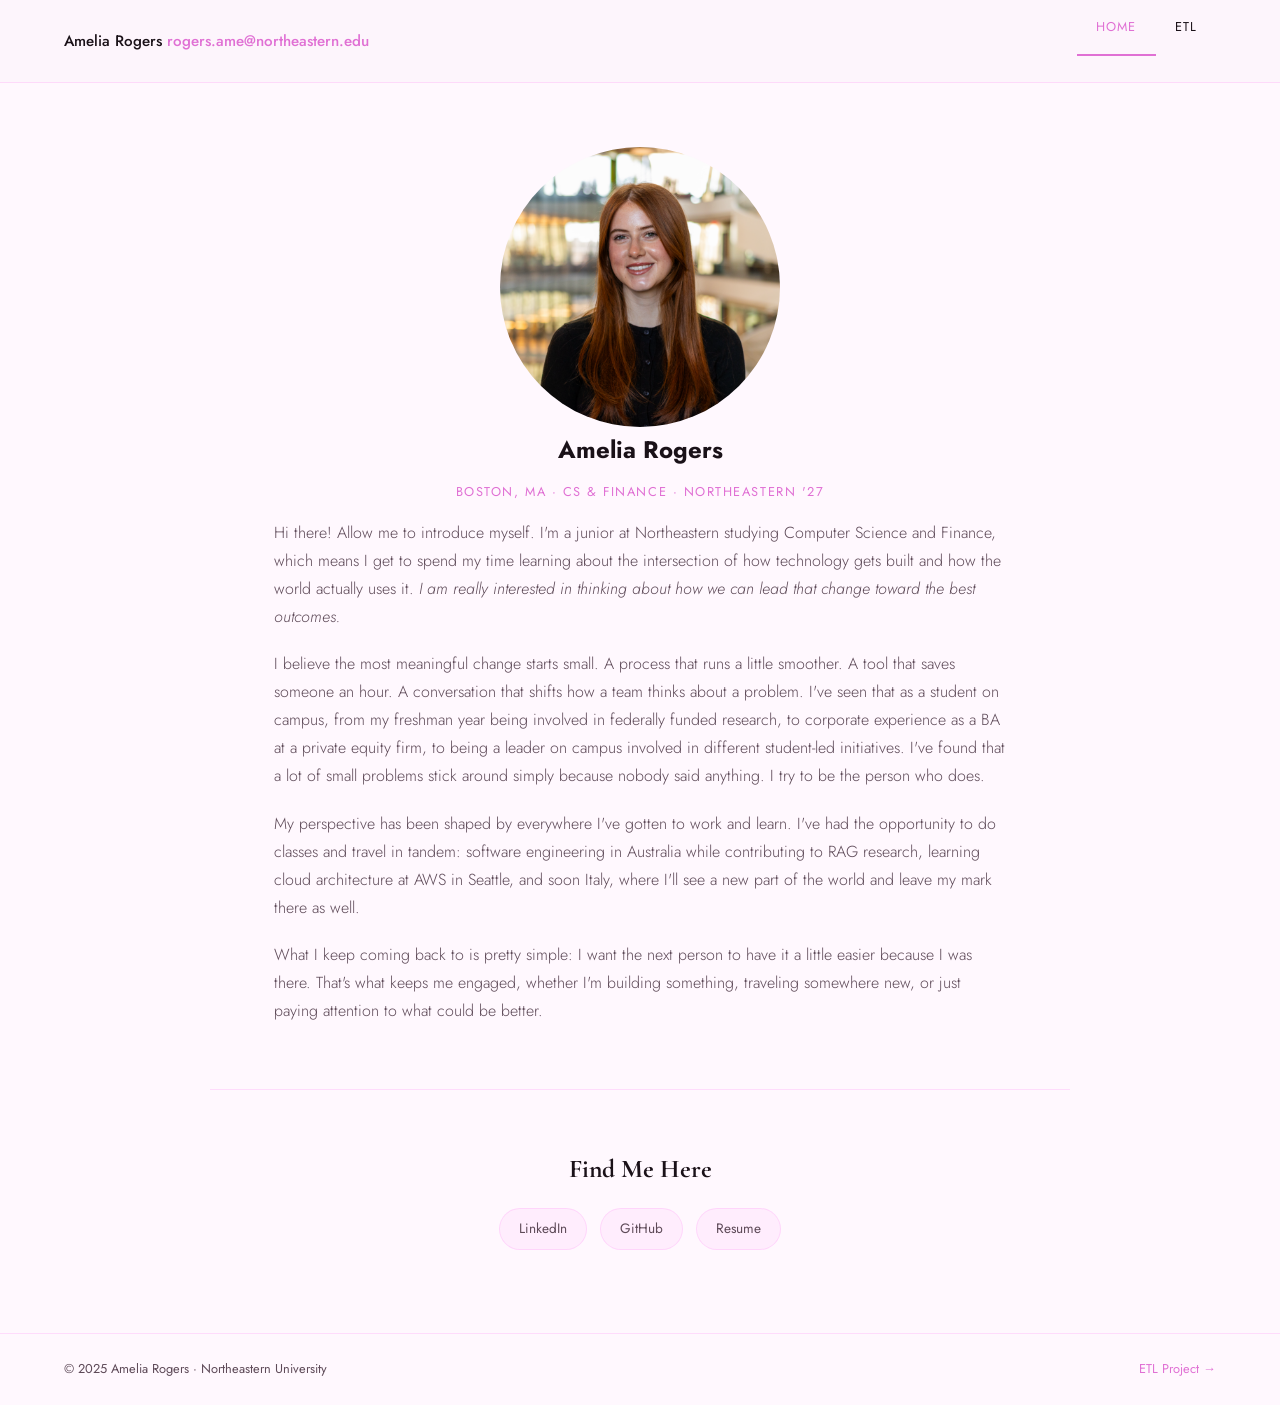
<file: index.html>
<!DOCTYPE html>
<html lang="en">
<head>
    <meta charset="UTF-8">
    <meta name="viewport" content="width=device-width, initial-scale=1.0">
    <title>Amelia Rogers</title>
    <link rel="stylesheet" href="style.css">
    <link href="https://fonts.googleapis.com/css2?family=Cormorant+Garamond:ital,wght@0,400;0,600;1,400&family=Jost:wght@300;400;500&display=swap" rel="stylesheet">
</head>
<body>

    <nav>
        <span class="nav-name">Amelia Rogers   <a href="mailto:rogers.ame@northeastern.edu">    rogers.ame@northeastern.edu</a> </span>
        <ul>
            <li><a href="index.html" class="active">Home</a></li>
            <li><a href="etl.html">ETL</a></li>
        </ul>
    </nav>

    <section class="intro">
      <img src="my-headshot.png" alt="Amelia Rogers" style="width: 280px; border-radius: 50%;" />
        <h1>Amelia Rogers</h1>
        <span class="eyebrow">Boston, MA · CS & Finance · Northeastern '27</span>
  
          <p>
              Hi there! Allow me to introduce myself. I'm a junior at Northeastern studying Computer Science and Finance, which means I get to 
              spend my time learning about the intersection of how technology gets built and how the world 
              actually uses it. <i>I am really interested in thinking about how we can lead that change toward the best outcomes.</i>
          </p>
          <p>
              I believe the most meaningful change starts small. A process that runs a little smoother. 
              A tool that saves someone an hour. A conversation that shifts how a team thinks about a 
              problem. I've seen that as a student on campus, from my freshman year being involved in 
              federally funded research, to corporate experience as a BA at a private equity firm, to 
              being a leader on campus involved in different student-led initiatives. I've found that a lot of small problems stick around simply because nobody said anything. 
              I try to be the person who does.
          </p>
          <p>
              My perspective has been shaped by everywhere I've gotten to work and learn. I've had the 
              opportunity to do classes and travel in tandem: software engineering in Australia while 
              contributing to RAG research, learning cloud architecture at AWS in Seattle, 
              and soon Italy, where I'll see a new part of the world and leave my mark there as well.
          </p>
          <p>

              What I keep coming back to is pretty simple: I want the next person to have it a little easier because I was there. That's what keeps me engaged, whether I'm building something, traveling somewhere new, or just paying attention to what could be better.
          </p>
        
    </section>

    <section class="contact" id="contact">
        <h2>Find Me Here</h2>
        <ul class="contact-list">
            <li><a href="https://linkedin.com/in/amelia-rogers-nu" target="_blank">LinkedIn</a></li>
            <li><a href="https://github.com/ameliarogerscodes" target="_blank">GitHub</a></li>
            <li><a href="resume.jpg" target="_blank">Resume</a></li>
        </ul>
    </section>

    <footer>
        <span>© 2025 Amelia Rogers · Northeastern University</span>
        <a href="etl.html">ETL Project →</a>
    </footer>

</body>
</html>
</file>
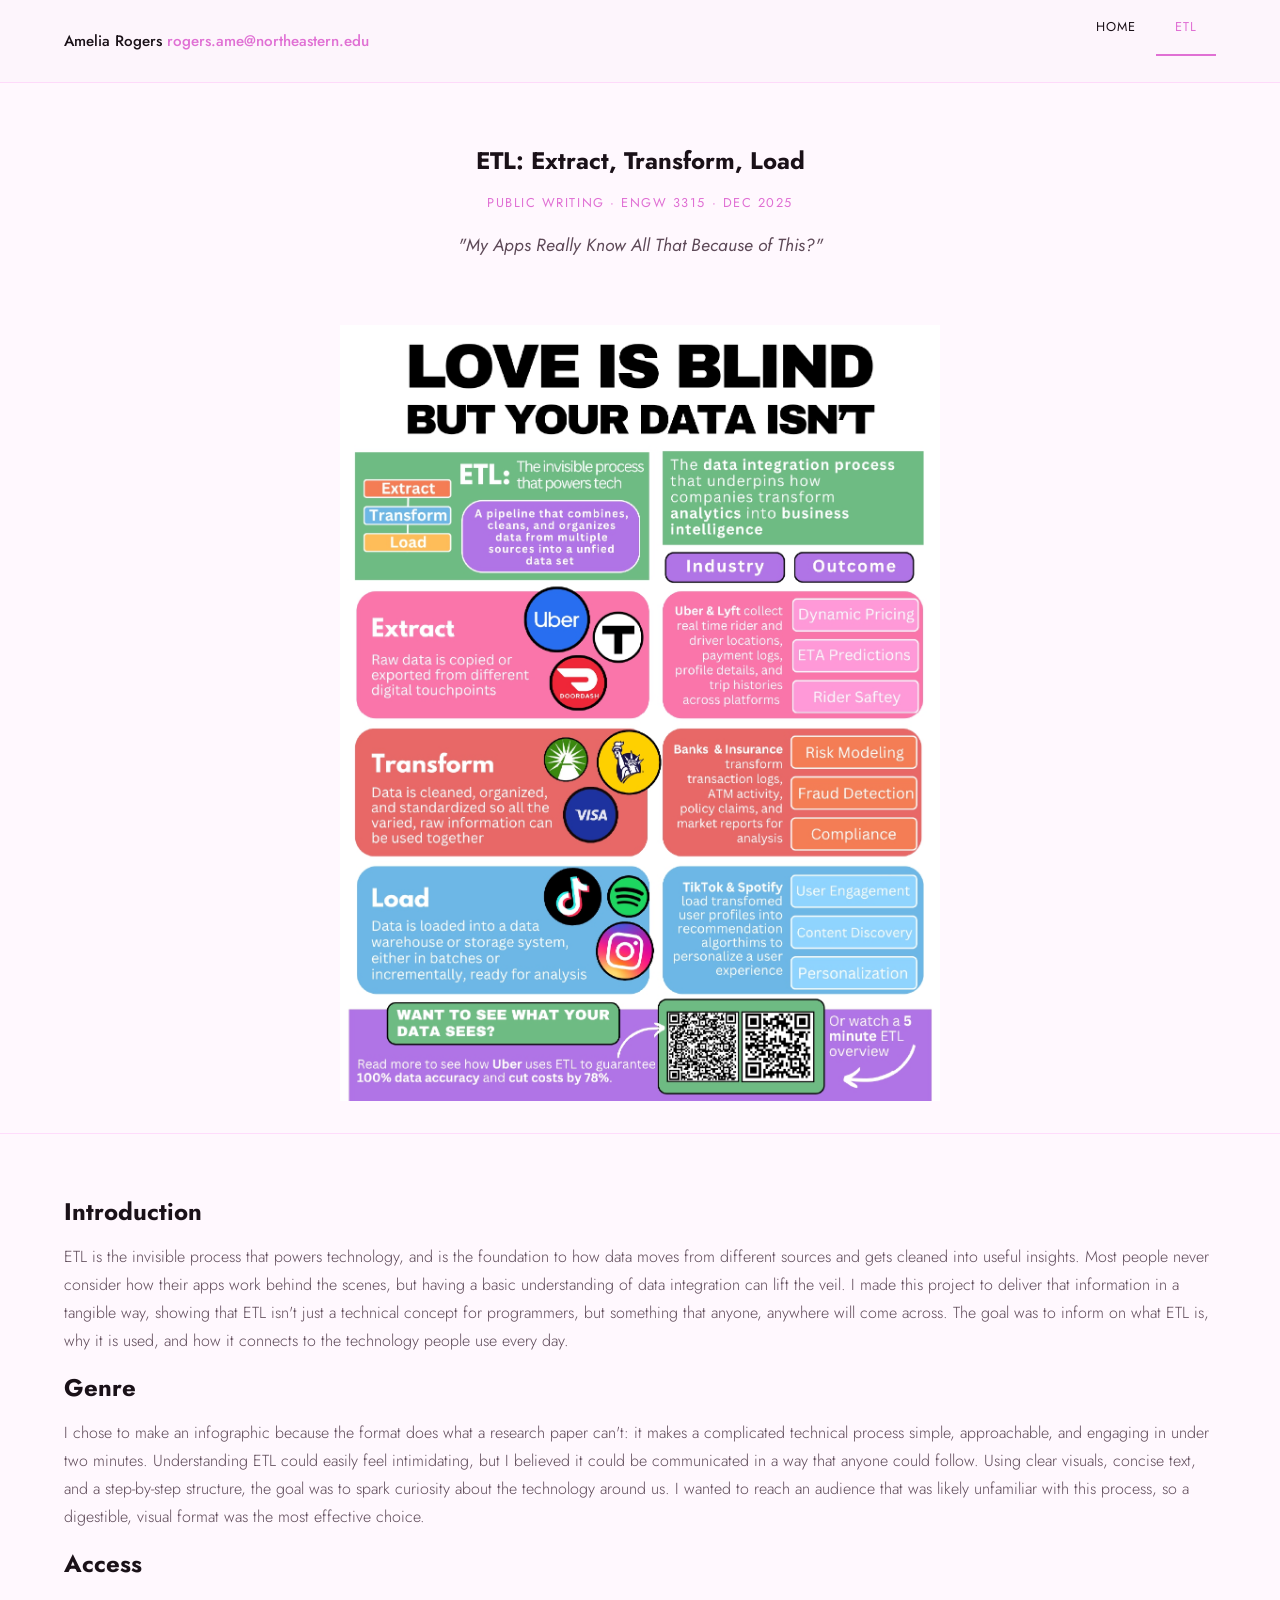
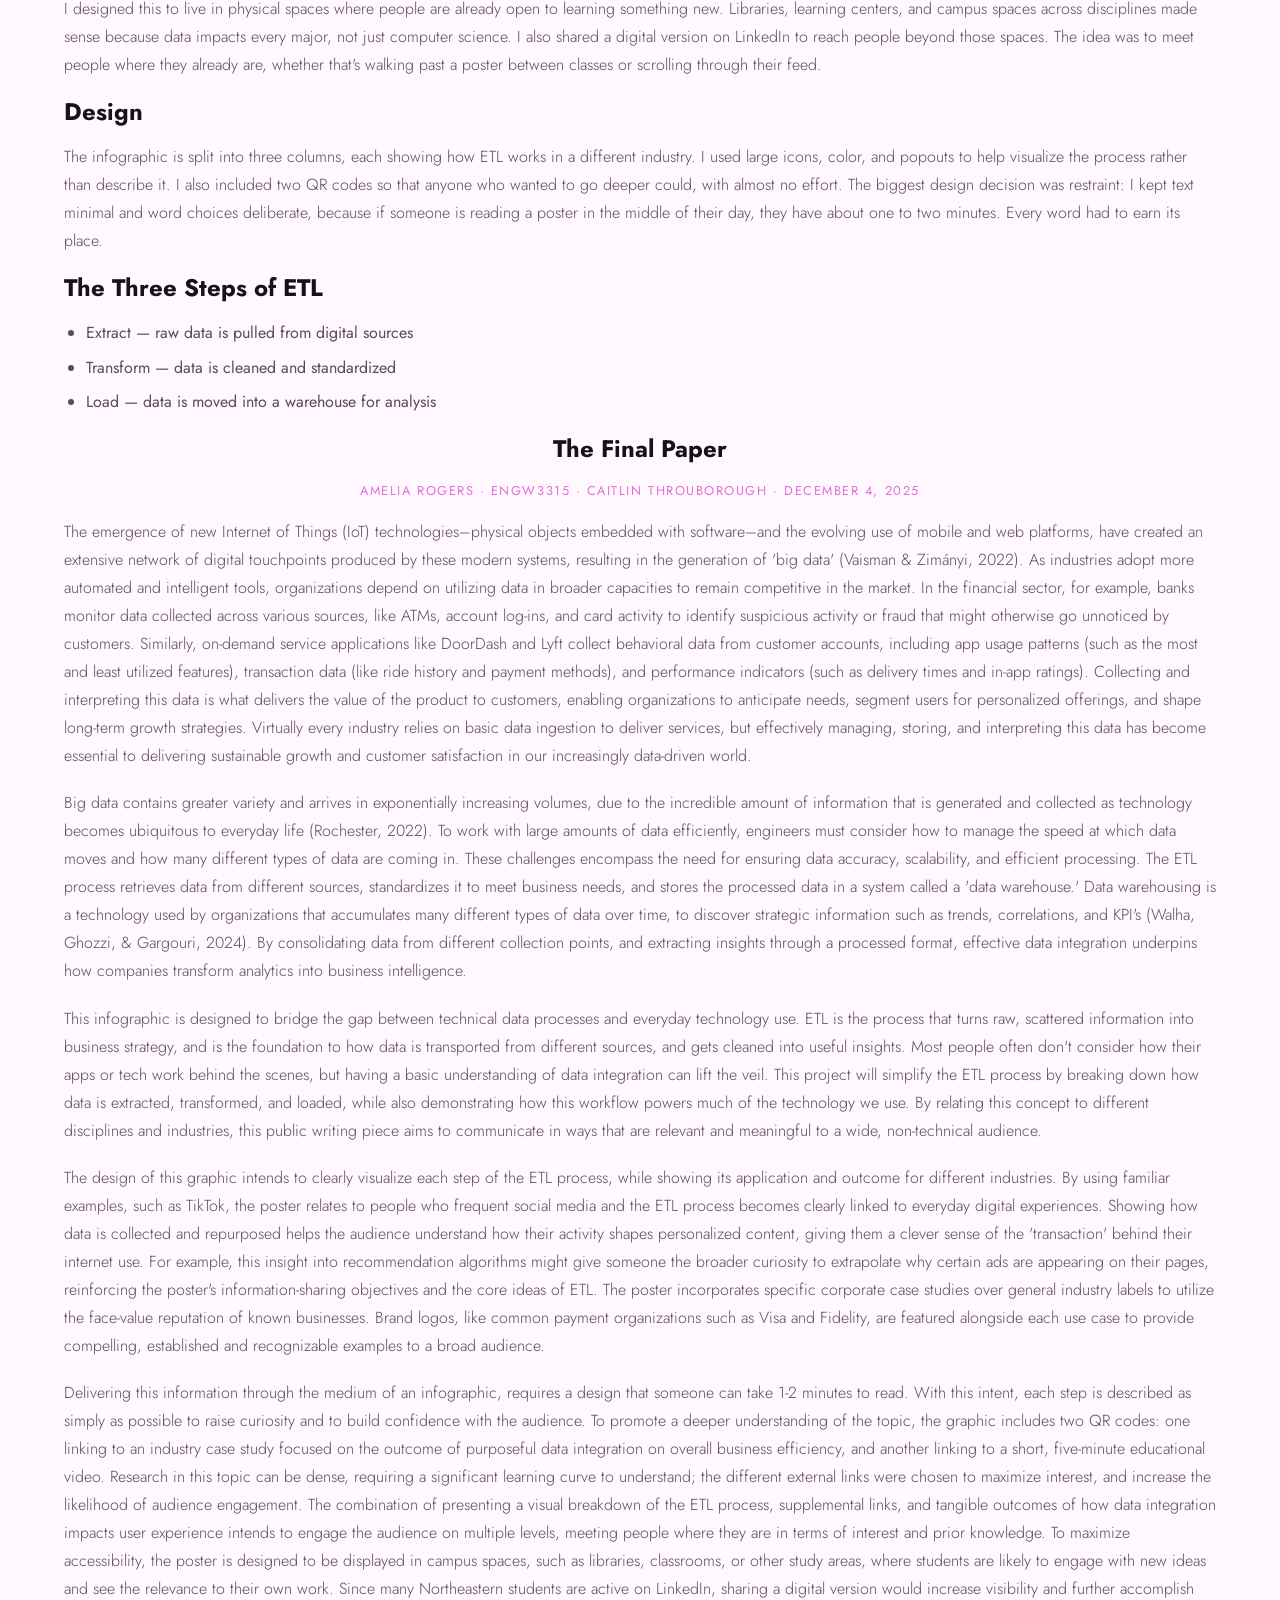
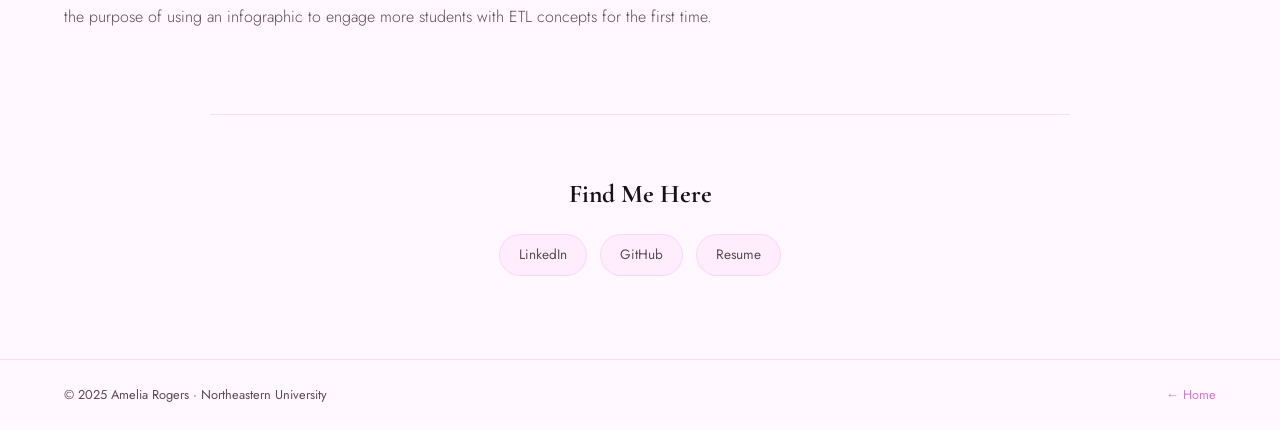
<file: etl.html>
<!DOCTYPE html>
    <html lang="en">
    <head>
        <meta charset="UTF-8">
        <meta name="viewport" content="width=device-width, initial-scale=1.0">
        <title>ETL — Amelia Rogers</title>
        <link rel="stylesheet" href="style.css">
        <link href="https://fonts.googleapis.com/css2?family=Cormorant+Garamond:ital,wght@0,400;0,600;1,400&family=Jost:wght@300;400;500&display=swap" rel="stylesheet">
    </head>
    <body>
    
        <nav>
            <span class="nav-name">Amelia Rogers <a href="mailto:rogers.ame@northeastern.edu">rogers.ame@northeastern.edu</a></span>
            <ul>
                <li><a href="index.html">Home</a></li>
                <li><a href="etl.html" class="active">ETL</a></li>
            </ul>
        </nav>
    
        <section class="intro">
            <h1>ETL: Extract, Transform, Load</h1>
            <span class="eyebrow">Public Writing · ENGW 3315 · Dec 2025</span>
            <span class="intro-deck">"My Apps Really Know All That Because of This?"</span>
        </section>
    
        <img src="love-is-blind.jpg" alt="ETL Infographic" style="width: 100%; max-width: 600px; display: block; margin: 0 auto 2rem;" />
    
        <section>
            <h2>Introduction</h2>
            <p>ETL is the invisible process that powers technology, and is the foundation to how
            data moves from different sources and gets cleaned into useful insights. Most people
            never consider how their apps work behind the scenes, but having a basic understanding
            of data integration can lift the veil. I made this project to deliver that information
            in a tangible way, showing that ETL isn't just a technical concept for programmers,
            but something that anyone, anywhere will come across. The goal was to inform on what
            ETL is, why it is used, and how it connects to the technology people use every day.</p>
    
            <h2>Genre</h2>
            <p>I chose to make an infographic because the format does what a research paper can't:
            it makes a complicated technical process simple, approachable, and engaging in under
            two minutes. Understanding ETL could easily feel intimidating, but I believed it could
            be communicated in a way that anyone could follow. Using clear visuals, concise text,
            and a step-by-step structure, the goal was to spark curiosity about the technology
            around us. I wanted to reach an audience that was likely unfamiliar with this process,
            so a digestible, visual format was the most effective choice.</p>
    
            <h2>Access</h2>
            <p>I designed this to live in physical spaces where people are already open to learning
            something new. Libraries, learning centers, and campus spaces across disciplines made
            sense because data impacts every major, not just computer science. I also shared a
            digital version on LinkedIn to reach people beyond those spaces. The idea was to meet
            people where they already are, whether that's walking past a poster between classes or
            scrolling through their feed.</p>
    
            <h2>Design</h2>
            <p>The infographic is split into three columns, each showing how ETL works in a
            different industry. I used large icons, color, and popouts to help visualize the
            process rather than describe it. I also included two QR codes so that anyone who
            wanted to go deeper could, with almost no effort. The biggest design decision was
            restraint: I kept text minimal and word choices deliberate, because if someone is
            reading a poster in the middle of their day, they have about one to two minutes. Every
            word had to earn its place.</p>

            <h2>The Three Steps of ETL</h2>
<ul>
    <li>Extract — raw data is pulled from digital sources</li>
    <li>Transform — data is cleaned and standardized</li>
    <li>Load — data is moved into a warehouse for analysis</li>
</ul>
    
    
    
            <h1>The Final Paper</h1>
            <span class="eyebrow">Amelia Rogers · ENGW3315 · Caitlin Throuborough · December 4, 2025</span>
    
            <p>The emergence of new Internet of Things (IoT) technologies–physical objects
            embedded with software–and the evolving use of mobile and web platforms, have
            created an extensive network of digital touchpoints produced by these modern systems,
            resulting in the generation of 'big data' (Vaisman & Zimányi, 2022). As industries
            adopt more automated and intelligent tools, organizations depend on utilizing data in
            broader capacities to remain competitive in the market. In the financial sector, for
            example, banks monitor data collected across various sources, like ATMs, account
            log-ins, and card activity to identify suspicious activity or fraud that might
            otherwise go unnoticed by customers. Similarly, on-demand service applications like
            DoorDash and Lyft collect behavioral data from customer accounts, including app usage
            patterns (such as the most and least utilized features), transaction data (like ride
            history and payment methods), and performance indicators (such as delivery times and
            in-app ratings). Collecting and interpreting this data is what delivers the value of
            the product to customers, enabling organizations to anticipate needs, segment users
            for personalized offerings, and shape long-term growth strategies. Virtually every
            industry relies on basic data ingestion to deliver services, but effectively managing,
            storing, and interpreting this data has become essential to delivering sustainable
            growth and customer satisfaction in our increasingly data-driven world.</p>
    
            <p>Big data contains greater variety and arrives in exponentially increasing volumes,
            due to the incredible amount of information that is generated and collected as
            technology becomes ubiquitous to everyday life (Rochester, 2022). To work with large
            amounts of data efficiently, engineers must consider how to manage the speed at which
            data moves and how many different types of data are coming in. These challenges
            encompass the need for ensuring data accuracy, scalability, and efficient processing.
            The ETL process retrieves data from different sources, standardizes it to meet
            business needs, and stores the processed data in a system called a 'data warehouse.'
            Data warehousing is a technology used by organizations that accumulates many different
            types of data over time, to discover strategic information such as trends,
            correlations, and KPI's (Walha, Ghozzi, & Gargouri, 2024). By consolidating data
            from different collection points, and extracting insights through a processed format,
            effective data integration underpins how companies transform analytics into business
            intelligence.</p>
    
            <p>This infographic is designed to bridge the gap between technical data processes
            and everyday technology use. ETL is the process that turns raw, scattered information
            into business strategy, and is the foundation to how data is transported from
            different sources, and gets cleaned into useful insights. Most people often don't
            consider how their apps or tech work behind the scenes, but having a basic
            understanding of data integration can lift the veil. This project will simplify the
            ETL process by breaking down how data is extracted, transformed, and loaded, while
            also demonstrating how this workflow powers much of the technology we use. By
            relating this concept to different disciplines and industries, this public writing
            piece aims to communicate in ways that are relevant and meaningful to a wide,
            non-technical audience.</p>
    
            <p>The design of this graphic intends to clearly visualize each step of the ETL
            process, while showing its application and outcome for different industries. By using
            familiar examples, such as TikTok, the poster relates to people who frequent social
            media and the ETL process becomes clearly linked to everyday digital experiences.
            Showing how data is collected and repurposed helps the audience understand how their
            activity shapes personalized content, giving them a clever sense of the 'transaction'
            behind their internet use. For example, this insight into recommendation algorithms
            might give someone the broader curiosity to extrapolate why certain ads are appearing
            on their pages, reinforcing the poster's information-sharing objectives and the core
            ideas of ETL. The poster incorporates specific corporate case studies over general
            industry labels to utilize the face-value reputation of known businesses. Brand logos,
            like common payment organizations such as Visa and Fidelity, are featured alongside
            each use case to provide compelling, established and recognizable examples to a broad
            audience.</p>
    
            <p>Delivering this information through the medium of an infographic, requires a
            design that someone can take 1-2 minutes to read. With this intent, each step is
            described as simply as possible to raise curiosity and to build confidence with the
            audience. To promote a deeper understanding of the topic, the graphic includes two QR
            codes: one linking to an industry case study focused on the outcome of purposeful data
            integration on overall business efficiency, and another linking to a short,
            five-minute educational video. Research in this topic can be dense, requiring a
            significant learning curve to understand; the different external links were chosen to
            maximize interest, and increase the likelihood of audience engagement. The combination
            of presenting a visual breakdown of the ETL process, supplemental links, and tangible
            outcomes of how data integration impacts user experience intends to engage the
            audience on multiple levels, meeting people where they are in terms of interest and
            prior knowledge. To maximize accessibility, the poster is designed to be displayed in
            campus spaces, such as libraries, classrooms, or other study areas, where students
            are likely to engage with new ideas and see the relevance to their own work. Since
            many Northeastern students are active on LinkedIn, sharing a digital version would
            increase visibility and further accomplish the purpose of using an infographic to
            engage more students with ETL concepts for the first time.</p>
        </section>
    
        <section class="contact" id="contact">
            <h2>Find Me Here</h2>
            <ul class="contact-list">
                <li><a href="https://linkedin.com/in/amelia-rogers-nu" target="_blank">LinkedIn</a></li>
                <li><a href="https://github.com/ameliarogerscodes" target="_blank">GitHub</a></li>
                <li><a href="resume.jpg" target="_blank">Resume</a></li>
            </ul>
        </section>
    
        <footer>
            <span>© 2025 Amelia Rogers · Northeastern University</span>
            <a href="index.html">← Home</a>
        </footer>
    
    </body>
    </html>
</file>
<file: style.css>
/* === VARIABLES === */
:root {
    --pink:        rgba(255, 166, 245, 0.566);
    --pink-solid:  #e070d4;
    --pink-pale:   rgba(255, 166, 245, 0.12);
    --pink-border: rgba(255, 166, 245, 0.35);
    --ink:         #1a1118;
    --muted:       #5e4a58;
    --light:       rgba(255, 166, 245, 0.071);
    --white:       #ffffff;

    --font-display: 'Cormorant Garamond', Georgia, serif;
    --font-body:    'Jost', sans-serif;

    --max:    860px;
    --radius: 10px;
}

/* === RESET === */
*, *::before, *::after { box-sizing: border-box; margin: 0; padding: 0; }
html { scroll-behavior: smooth; }

/* === BASE === */
body {
    font-family: var(--font-body);
    background: var(--light);
    color: var(--ink);
    font-size: 16px;
    line-height: 1.75;
}

h1, h2, h3, h4 {
    color: var(--ink);
    line-height: 1.2;
    margin-bottom: 1rem;
}

h1 { text-align: center; }

p {
    color: var(--muted);
    font-weight: 300;
    margin-bottom: 1.2rem;
}

a {
    color: var(--pink-solid);
    text-decoration: none;
}

a:hover { text-decoration: underline; }

ul, ol {
    color: var(--muted);
    padding-left: 1.4rem;
    margin-bottom: 1.2rem;
}

li { margin-bottom: 0.4rem; }

section {
    padding: 4rem 5%;
    border-top: 1px solid var(--pink-border);
}

/* === NAV === */
nav {
    display: flex;
    align-items: center;
    justify-content: space-between;
    padding: 0 5%;
    border-bottom: 1px solid var(--pink-border);
    position: sticky;
    top: 0;
    background: #fdf5fc;
    z-index: 100;
}

.nav-name {
    font-size: 0.95rem;
    font-weight: 500;
    color: var(--ink);
    padding: 1rem 0;
}

nav ul {
    list-style: none;
    display: flex;
}

nav ul a {
    display: block;
    padding: 1rem 1.2rem;
    font-size: 0.8rem;
    letter-spacing: 0.08em;
    text-transform: uppercase;
    text-decoration: none;
    color: var(--ink);
    border-bottom: 2px solid transparent;
}

nav ul a:hover {
    color: var(--pink-solid);
}

nav ul a.active {
    color: var(--pink-solid);
    border-bottom-color: var(--pink-solid);
}

/* === INTRO === */
.intro {
    max-width: var(--max);
    margin: 4rem auto;
    padding: 0 5%;
    text-align: center;
    border: none;
}

.intro p {
    text-align: left;
    margin: 0 auto 1.2rem;
}

.eyebrow {
    font-size: 0.8rem;
    letter-spacing: 0.12em;
    text-transform: uppercase;
    color: var(--pink-solid);
    margin-bottom: 1rem;
    text-align: center;
    display: block;
}

.intro-deck {
    font-size: 1.1rem;
    font-style: italic;
    color: var(--muted);
    text-align: center;
    max-width: 600px;
    margin: 0 auto;
}

/* === CONTACT === */
.contact {
    max-width: var(--max);
    margin: 0 auto;
    padding: 4rem 5%;
    text-align: center;
}

.contact h2 {
    font-family: var(--font-display);
    font-size: 1.6rem;
    margin-bottom: 1.5rem;
}

.contact-list {
    list-style: none;
    padding: 0;
    display: flex;
    flex-wrap: wrap;
    justify-content: center;
    gap: 0.8rem;
}

.contact-list li { margin: 0; }

.contact-list a {
    display: inline-block;
    padding: 0.5rem 1.2rem;
    border: 1px solid var(--pink-border);
    border-radius: 50px;
    font-size: 0.85rem;
    color: var(--muted);
    background: var(--pink-pale);
}

.contact-list a:hover {
    background: var(--pink);
    color: var(--ink);
    text-decoration: none;
}

/* === FOOTER === */
footer {
    display: flex;
    justify-content: space-between;
    align-items: center;
    padding: 1.5rem 5%;
    border-top: 1px solid var(--pink-border);
    font-size: 0.8rem;
    color: var(--muted);
}

footer a {
    color: var(--pink-solid);
    text-decoration: none;
}

footer a:hover { text-decoration: underline; }
</file>
